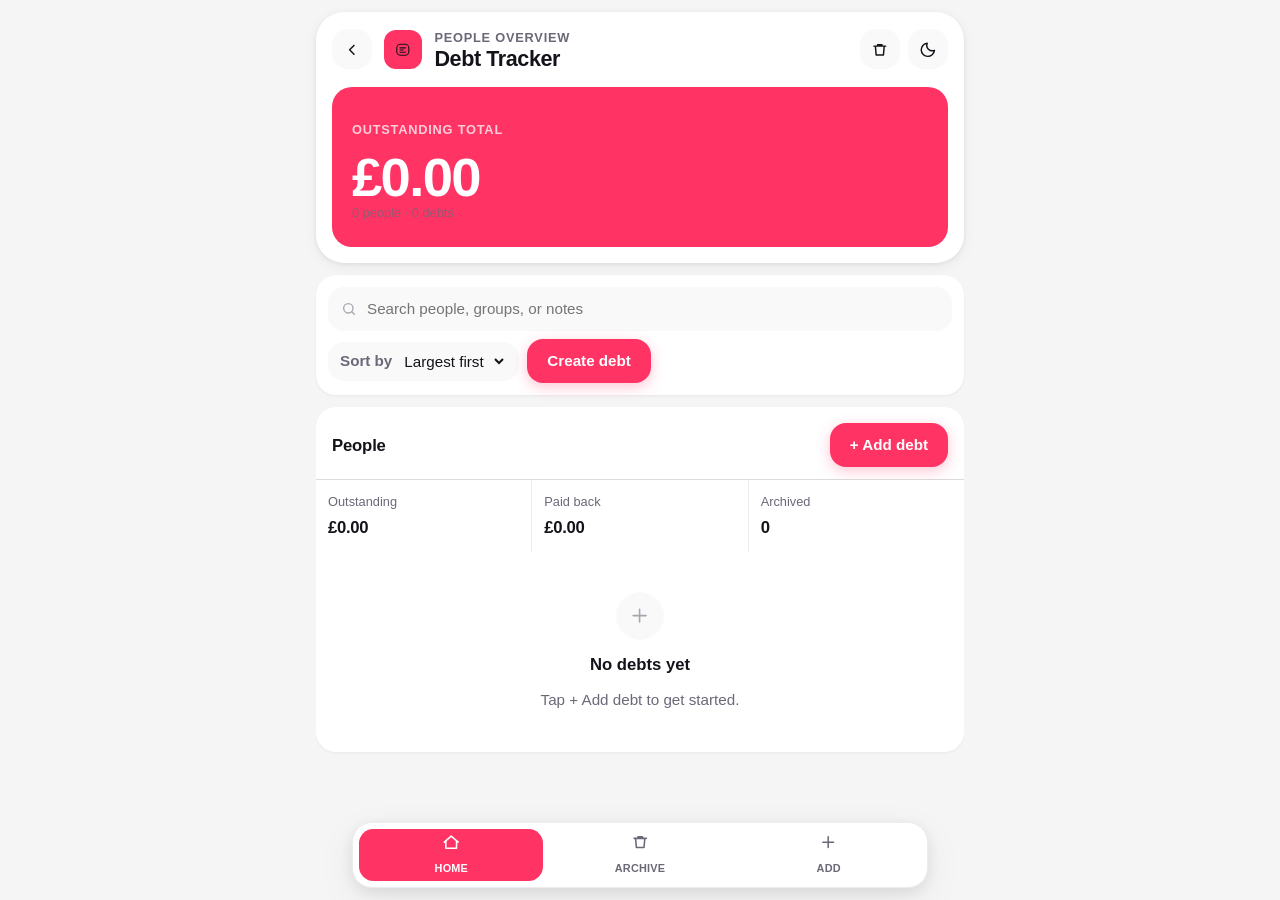
<file: index.html>
<!DOCTYPE html>
<html lang="en-GB">
<head>
  <meta charset="UTF-8">
  <meta name="viewport" content="width=device-width, initial-scale=1.0, viewport-fit=cover">
  <meta name="theme-color" content="#f7f6f2">
  <title>debt-tracker</title>
  <link rel="preconnect" href="https://api.fontshare.com">
  <link href="https://api.fontshare.com/v2/css?f[]=general-sans@400,500,600,700&f[]=cabinet-grotesk@500,700,800&display=swap" rel="stylesheet">
  <link rel="stylesheet" href="style.css">
</head>
<body>
  <a class="skip-link" href="#main">Skip to content</a>

  <div class="app-shell">
    <header class="topbar shell-card" aria-label="Application header">
      <div class="topbar-row">
        <button id="backBtn" class="icon-btn" type="button" aria-label="Go back" hidden>
          <svg viewBox="0 0 24 24" aria-hidden="true"><path d="M15 18 9 12l6-6"/></svg>
        </button>

        <div class="brand-wrap">
          <div class="brand-mark" aria-hidden="true">
            <svg viewBox="0 0 64 64" role="img" aria-label="Debt Tracker logo">
              <rect x="10" y="12" width="44" height="40" rx="14" stroke="currentColor" stroke-width="4" fill="none"/>
              <path d="M22 25h20M22 33h12M22 41h20" stroke="currentColor" stroke-width="4" stroke-linecap="round"/>
            </svg>
          </div>
          <div class="title-stack">
            <p class="eyebrow" id="routeEyebrow">People overview</p>
            <h1 class="page-title" id="routeTitle">Debt Tracker</h1>
          </div>
        </div>

        <div class="topbar-actions">
          <button id="archiveQuickBtn" class="icon-btn" type="button" aria-label="Open archive">
            <svg viewBox="0 0 24 24" aria-hidden="true"><path d="M4 7h16M6 7l1 12h10l1-12M9 7V5h6v2"/></svg>
          </button>
          <button id="themeToggle" class="icon-btn" type="button" aria-label="Switch colour theme">
            <svg class="theme-icon theme-icon-sun" viewBox="0 0 24 24" aria-hidden="true"><circle cx="12" cy="12" r="4"/><path d="M12 2v2M12 20v2M4.93 4.93l1.41 1.41M17.66 17.66l1.41 1.41M2 12h2M20 12h2M4.93 19.07l1.41-1.41M17.66 6.34l1.41-1.41"/></svg>
            <svg class="theme-icon theme-icon-moon" viewBox="0 0 24 24" aria-hidden="true"><path d="M21 12.79A9 9 0 1 1 11.21 3 7.5 7.5 0 0 0 21 12.79Z"/></svg>
          </button>
        </div>
      </div>

      <section class="hero-panel hero-grid shell-inner" aria-label="Summary panel">
        <div class="hero-copy">
          <p class="hero-label">Outstanding total</p>
          <p class="headline-amount" id="grandTotal">£0.00</p>
          <p class="hero-subtext muted copy-tight" id="heroSubtext">0 people, 0 active debts, 0 archived.</p>
        </div>
        <div class="hero-chips" id="heroChips" aria-label="Summary chips"></div>
      </section>
    </header>

    <section class="toolbar shell-card" aria-label="Search and sort">
      <label class="search-wrap shell-inner" for="globalSearch">
        <svg viewBox="0 0 24 24" aria-hidden="true"><circle cx="11" cy="11" r="7"/><path d="m20 20-3.5-3.5"/></svg>
        <span class="sr-only">Search debts and people</span>
        <input id="globalSearch" type="search" placeholder="Search people, groups, or notes" autocomplete="off">
      </label>
      <div class="toolbar-row">
        <label class="select-wrap shell-inner" for="sortSelect">
          <span>Sort by</span>
          <select id="sortSelect">
            <option value="largest">Largest first</option>
            <option value="smallest">Smallest first</option>
            <option value="name">Name</option>
            <option value="recent">Newest</option>
            <option value="oldest">Oldest</option>
          </select>
        </label>
        <button class="primary-btn" id="fabBtn" type="button">Create debt</button>
      </div>
    </section>

    <main id="main" class="main-content" tabindex="-1">
      <div id="viewRoot" class="view-root"></div>
    </main>

    <nav class="bottom-nav shell-card" aria-label="Primary navigation">
      <button class="bottom-nav-item" type="button" data-nav="#/dashboard">
        <svg viewBox="0 0 24 24" aria-hidden="true"><path d="M3 12 12 4l9 8"/><path d="M5 10v10h14V10"/></svg>
        <span>Home</span>
      </button>
      <button class="bottom-nav-item" type="button" data-nav="#/archive">
        <svg viewBox="0 0 24 24" aria-hidden="true"><path d="M4 7h16M6 7l1 12h10l1-12M9 7V5h6v2"/></svg>
        <span>Archive</span>
      </button>
      <button class="bottom-nav-item" id="addNavBtn" type="button" data-nav="#/add">
        <svg viewBox="0 0 24 24" aria-hidden="true"><path d="M12 5v14M5 12h14"/></svg>
        <span>Add</span>
      </button>
    </nav>
  </div>

  <div class="sheet-backdrop" id="sheetBackdrop" hidden>
    <section class="sheet" id="sheet" role="dialog" aria-modal="true" aria-labelledby="sheetTitle">
      <div class="sheet-handle" aria-hidden="true"></div>
      <div class="sheet-header">
        <div>
          <p class="eyebrow" id="sheetEyebrow">Create</p>
          <h2 id="sheetTitle">Add debt</h2>
        </div>
        <button class="icon-btn" id="sheetCloseBtn" type="button" aria-label="Close form">
          <svg viewBox="0 0 24 24" aria-hidden="true"><path d="m6 6 12 12M18 6 6 18"/></svg>
        </button>
      </div>
      <form id="debtForm" class="sheet-form">
        <input type="hidden" id="modeInput" value="create">
        <input type="hidden" id="personIdInput">
        <input type="hidden" id="groupPersonIdInput">
        <input type="hidden" id="debtIdInput">
        <div class="field-grid">
          <label class="field">
            <span>Person</span>
            <input id="personNameInput" type="text" maxlength="40" placeholder="e.g. Jamie" required>
          </label>
          <label class="field">
            <span>Avatar</span>
            <input id="avatarInput" type="text" maxlength="4" placeholder="🙂 or JD">
          </label>
        </div>
        <div class="field-grid">
          <label class="field">
            <span>Group</span>
            <input id="groupInput" type="text" maxlength="40" placeholder="e.g. Bills, Holiday, Tools" required>
          </label>
          <label class="field">
            <span>Amount (£)</span>
            <input id="amountInput" type="number" step="0.01" min="0.01" inputmode="decimal" required>
          </label>
        </div>
        <div class="field-grid">
          <label class="field">
            <span>Created</span>
            <input id="dateInput" type="date">
          </label>
          <div class="field field-static">
            <span>State</span>
            <div class="static-chip">Tracked immediately</div>
          </div>
        </div>
        <label class="field">
          <span>Notes</span>
          <textarea id="notesInput" maxlength="500" placeholder="Add context, references, or reminders"></textarea>
        </label>
        <div class="sheet-actions">
          <button type="button" class="ghost-btn" id="cancelSheetBtn">Cancel</button>
          <button type="submit" class="primary-btn">Save debt</button>
        </div>
      </form>
    </section>
  </div>

  <div class="sheet-backdrop" id="paymentBackdrop" hidden>
    <section class="sheet mini-sheet" id="paymentSheet" role="dialog" aria-modal="true" aria-labelledby="paymentTitle">
      <div class="sheet-handle" aria-hidden="true"></div>
      <div class="sheet-header">
        <div>
          <p class="eyebrow">Payment</p>
          <h2 id="paymentTitle">Add part payment</h2>
        </div>
        <button class="icon-btn" id="paymentCloseBtn" type="button" aria-label="Close payment form">
          <svg viewBox="0 0 24 24" aria-hidden="true"><path d="m6 6 12 12M18 6 6 18"/></svg>
        </button>
      </div>
      <form id="paymentForm" class="sheet-form">
        <input type="hidden" id="paymentDebtId">
        <label class="field">
          <span>Amount paid (£)</span>
          <input id="paymentAmountInput" type="number" step="0.01" min="0.01" inputmode="decimal" required>
        </label>
        <label class="field">
          <span>Date</span>
          <input id="paymentDateInput" type="date">
        </label>
        <div class="sheet-actions">
          <button type="button" class="ghost-btn" id="cancelPaymentBtn">Cancel</button>
          <button type="submit" class="primary-btn">Apply payment</button>
        </div>
      </form>
    </section>
  </div>

  <div id="toastRegion" class="toast-region" aria-live="polite" aria-atomic="true"></div>

  <div class="confirm-backdrop" id="confirmBackdrop" hidden>
    <section class="confirm-card shell-card" role="dialog" aria-modal="true" aria-labelledby="confirmTitle">
      <h2 id="confirmTitle">Confirm action</h2>
      <p id="confirmText" class="muted"></p>
      <div class="confirm-actions">
        <button class="ghost-btn" id="confirmCancelBtn" type="button">Cancel</button>
        <button class="danger-btn" id="confirmOkBtn" type="button">Continue</button>
      </div>
    </section>
  </div>

  <script src="app.js" defer></script>
</body>
</html>
</file>
<file: style.css>
/* Monzo-inspired: clean white surfaces, generous space, one coral accent, zero clutter */

:root,
[data-theme="light"] {
  --font-display: 'Cabinet Grotesk', 'Inter', sans-serif;
  --font-body: 'General Sans', 'Inter', sans-serif;

  --text-xs:   clamp(0.72rem,  0.68rem + 0.2vw,  0.8rem);
  --text-sm:   clamp(0.85rem,  0.8rem  + 0.2vw,  0.95rem);
  --text-base: clamp(0.95rem,  0.9rem  + 0.18vw, 1.05rem);
  --text-lg:   clamp(1.1rem,   1rem    + 0.5vw,  1.35rem);
  --text-xl:   clamp(1.4rem,   1.1rem  + 0.9vw,  1.9rem);
  --text-2xl:  clamp(2rem,     1.3rem  + 2.8vw,  3.4rem);

  --space-1: 0.25rem;  --space-2: 0.5rem;   --space-3: 0.75rem;
  --space-4: 1rem;     --space-5: 1.25rem;  --space-6: 1.5rem;
  --space-8: 2rem;     --space-10: 2.5rem;  --space-12: 3rem;

  --radius-sm: 0.375rem; --radius-md: 0.75rem;  --radius-lg: 1rem;
  --radius-xl: 1.25rem;  --radius-2xl: 1.75rem; --radius-full: 9999px;

  /* Monzo palette: white base, warm off-white surface, coral accent */
  --color-bg:             #f5f5f5;
  --color-surface:        #ffffff;
  --color-surface-2:      #f9f9f9;
  --color-surface-3:      #f0f0f0;
  --color-text:           #14131a;
  --color-text-muted:     #6b6878;
  --color-text-faint:     #a8a5b0;
  --color-primary:        #ff3464;    /* Monzo coral/hot-pink */
  --color-primary-hover:  #e02454;
  --color-primary-soft:   rgba(255, 52, 100, 0.08);
  --color-success:        #00a86b;
  --color-warning:        #f5a623;
  --color-danger:         #e0244a;
  --color-border:         rgba(20, 19, 26, 0.08);
  --color-border-strong:  rgba(20, 19, 26, 0.16);
  --color-text-inverse:   #ffffff;
  --backdrop:             rgba(10, 10, 18, 0.45);

  --shadow-xs: 0 1px 3px rgba(0,0,0,0.06);
  --shadow-sm: 0 1px 4px rgba(0,0,0,0.07), 0 4px 14px rgba(0,0,0,0.05);
  --shadow-md: 0 4px 16px rgba(0,0,0,0.09), 0 12px 40px rgba(0,0,0,0.06);
  --shadow-lg: 0 12px 40px rgba(0,0,0,0.13), 0 24px 64px rgba(0,0,0,0.08);
  --transition: 180ms cubic-bezier(0.16, 1, 0.3, 1);
  --tabular: tabular-nums lining-nums;
}

[data-theme="dark"] {
  --color-bg:             #0f0f12;
  --color-surface:        #1a1920;
  --color-surface-2:      #201f27;
  --color-surface-3:      #28272f;
  --color-text:           #eeedf2;
  --color-text-muted:     #9b99a8;
  --color-text-faint:     #5e5c6b;
  --color-primary:        #ff4d78;
  --color-primary-hover:  #ff6a8e;
  --color-primary-soft:   rgba(255, 77, 120, 0.12);
  --color-success:        #2ec990;
  --color-warning:        #f5b842;
  --color-danger:         #ff4d6a;
  --color-border:         rgba(255,255,255,0.08);
  --color-border-strong:  rgba(255,255,255,0.14);
  --color-text-inverse:   #0f0f12;
  --backdrop:             rgba(0,0,0,0.62);
  --shadow-sm: 0 1px 4px rgba(0,0,0,0.3), 0 4px 16px rgba(0,0,0,0.22);
  --shadow-md: 0 4px 20px rgba(0,0,0,0.32), 0 14px 44px rgba(0,0,0,0.24);
  --shadow-lg: 0 14px 44px rgba(0,0,0,0.44), 0 28px 72px rgba(0,0,0,0.3);
}

*, *::before, *::after { box-sizing: border-box; }
html { -webkit-text-size-adjust: 100%; text-size-adjust: 100%; }

body {
  margin: 0;
  min-height: 100dvh;
  font-family: var(--font-body);
  font-size: var(--text-base);
  line-height: 1.5;
  color: var(--color-text);
  background: var(--color-bg);
}

button, input, textarea, select { font: inherit; color: inherit; }
button { border: none; background: none; cursor: pointer; }
a { color: inherit; }
img, svg { display: block; max-width: 100%; }
textarea { resize: vertical; }
select { background: transparent; border: none; outline: none; }
input, textarea { border: none; outline: none; background: transparent; }

:focus-visible {
  outline: 2px solid var(--color-primary);
  outline-offset: 3px;
  border-radius: var(--radius-sm);
}

::selection { background: color-mix(in oklab, var(--color-primary) 20%, transparent); }

.sr-only {
  position: absolute; width: 1px; height: 1px; padding: 0;
  margin: -1px; overflow: hidden; clip: rect(0,0,0,0);
  white-space: nowrap; border: 0;
}

.skip-link {
  position: absolute; left: var(--space-4); top: -100px; z-index: 1000;
  padding: var(--space-3) var(--space-4); border-radius: var(--radius-full);
  background: var(--color-surface); box-shadow: var(--shadow-sm);
}
.skip-link:focus { top: var(--space-4); }

/* ─── App shell ─────────────────────────────────────── */
.app-shell {
  min-height: 100dvh;
  max-width: 680px;
  margin: 0 auto;
  padding: calc(env(safe-area-inset-top) + var(--space-3))
           var(--space-4)
           calc(env(safe-area-inset-bottom) + 5.5rem);
  display: flex;
  flex-direction: column;
  gap: var(--space-3);
}

/* ─── Top bar ────────────────────────────────────────── */
.topbar {
  background: var(--color-surface);
  border-radius: var(--radius-2xl);
  padding: var(--space-4);
  box-shadow: var(--shadow-sm);
  display: flex;
  flex-direction: column;
  gap: var(--space-4);
}

.topbar-row {
  display: flex;
  align-items: center;
  gap: var(--space-3);
}

.brand-wrap { display: flex; align-items: center; gap: var(--space-3); flex: 1; min-width: 0; }

.brand-mark {
  width: 2.4rem; height: 2.4rem;
  border-radius: 0.75rem;
  background: var(--color-primary);
  display: grid; place-items: center;
  flex-shrink: 0;
}
.brand-mark svg { width: 1.1rem; height: 1.1rem; stroke: #fff; stroke-width: 2.5; fill: none; stroke-linecap: round; stroke-linejoin: round; }

.title-stack { min-width: 0; }
.eyebrow {
  margin: 0;
  font-size: var(--text-xs);
  font-weight: 600;
  letter-spacing: 0.06em;
  text-transform: uppercase;
  color: var(--color-text-muted);
}
.page-title {
  margin: 0;
  font-family: var(--font-display);
  font-size: var(--text-lg);
  font-weight: 800;
  letter-spacing: -0.02em;
  line-height: 1.1;
  white-space: nowrap;
  overflow: hidden;
  text-overflow: ellipsis;
}

.topbar-actions { display: flex; gap: var(--space-2); margin-left: auto; }

/* Hero balance panel */
.hero-panel {
  background: var(--color-primary);
  border-radius: var(--radius-xl);
  padding: var(--space-5) var(--space-5) var(--space-4);
  color: #fff;
  display: flex;
  flex-direction: column;
  gap: var(--space-2);
}

.hero-label {
  font-size: var(--text-xs);
  font-weight: 600;
  letter-spacing: 0.06em;
  text-transform: uppercase;
  opacity: 0.75;
}

.headline-amount {
  margin: 0;
  font-family: var(--font-display);
  font-size: var(--text-2xl);
  font-weight: 800;
  line-height: 0.95;
  letter-spacing: -0.03em;
  font-variant-numeric: var(--tabular);
}

.hero-subtext {
  font-size: var(--text-xs);
  opacity: 0.7;
  margin: 0;
}

/* ─── Toolbar ────────────────────────────────────────── */
.toolbar {
  background: var(--color-surface);
  border-radius: var(--radius-xl);
  padding: var(--space-3);
  box-shadow: var(--shadow-xs);
  display: flex;
  flex-direction: column;
  gap: var(--space-2);
}

.toolbar-row {
  display: flex;
  align-items: center;
  gap: var(--space-2);
}

.search-wrap {
  display: flex;
  align-items: center;
  gap: var(--space-2);
  min-height: 2.8rem;
  padding-inline: var(--space-3);
  border-radius: var(--radius-lg);
  background: var(--color-surface-2);
  border: 1.5px solid transparent;
  transition: border-color var(--transition);
}
.search-wrap:focus-within { border-color: var(--color-primary); }
.search-wrap input { width: 100%; font-size: var(--text-sm); }
.search-wrap svg { width: 1rem; height: 1rem; stroke: var(--color-text-faint); stroke-width: 2; fill: none; stroke-linecap: round; stroke-linejoin: round; flex-shrink: 0; }

.select-wrap {
  display: flex;
  align-items: center;
  gap: var(--space-2);
  min-height: 2.4rem;
  padding-inline: var(--space-3);
  border-radius: var(--radius-lg);
  background: var(--color-surface-2);
  font-size: var(--text-sm);
}
.select-wrap span { color: var(--color-text-muted); font-weight: 600; white-space: nowrap; }

/* ─── Buttons ────────────────────────────────────────── */
.icon-btn {
  width: 2.5rem; height: 2.5rem;
  border-radius: var(--radius-lg);
  background: var(--color-surface-2);
  display: grid; place-items: center;
  transition: background var(--transition), transform var(--transition);
  flex-shrink: 0;
}
.icon-btn:hover { background: var(--color-surface-3); }
.icon-btn:active { transform: scale(0.92); }
.icon-btn svg { width: 1.1rem; height: 1.1rem; stroke: var(--color-text); stroke-width: 2; fill: none; stroke-linecap: round; stroke-linejoin: round; }

.theme-icon-sun { display: none; }
[data-theme="dark"] .theme-icon-sun { display: block; }
[data-theme="dark"] .theme-icon-moon { display: none; }

.primary-btn {
  min-height: 2.75rem;
  padding-inline: var(--space-5);
  border-radius: var(--radius-lg);
  background: var(--color-primary);
  color: #fff;
  font-size: var(--text-sm);
  font-weight: 700;
  display: inline-flex; align-items: center; justify-content: center;
  transition: background var(--transition), transform var(--transition);
  box-shadow: 0 4px 14px rgba(255,52,100,0.28);
}
.primary-btn:hover { background: var(--color-primary-hover); }
.primary-btn:active { transform: scale(0.96); }

.ghost-btn, .pill-btn {
  min-height: 2.75rem;
  padding-inline: var(--space-4);
  border-radius: var(--radius-lg);
  background: var(--color-surface-2);
  border: 1.5px solid var(--color-border);
  font-size: var(--text-sm);
  font-weight: 600;
  display: inline-flex; align-items: center; justify-content: center;
  transition: background var(--transition), transform var(--transition);
}
.ghost-btn:hover, .pill-btn:hover { background: var(--color-surface-3); }
.ghost-btn:active, .pill-btn:active { transform: scale(0.96); }

.danger-btn {
  min-height: 2.75rem;
  padding-inline: var(--space-4);
  border-radius: var(--radius-lg);
  background: color-mix(in oklab, var(--color-danger) 10%, transparent);
  color: var(--color-danger);
  border: 1.5px solid color-mix(in oklab, var(--color-danger) 20%, transparent);
  font-size: var(--text-sm);
  font-weight: 700;
  display: inline-flex; align-items: center; justify-content: center;
  transition: background var(--transition), transform var(--transition);
}
.danger-btn:hover { background: color-mix(in oklab, var(--color-danger) 16%, transparent); }
.danger-btn:active { transform: scale(0.96); }

/* ─── Main content ───────────────────────────────────── */
.main-content {
  flex: 1;
  min-height: 0;
  overflow: auto;
  overscroll-behavior: contain;
}

.view-root { display: flex; flex-direction: column; gap: var(--space-3); }

.screen {
  display: flex;
  flex-direction: column;
  gap: var(--space-3);
  animation: pageIn 260ms cubic-bezier(0.16, 1, 0.3, 1);
}

[data-transition="forward"] .screen { animation: pageInForward 260ms cubic-bezier(0.16, 1, 0.3, 1); }
[data-transition="back"]    .screen { animation: pageInBack    260ms cubic-bezier(0.16, 1, 0.3, 1); }

@keyframes pageIn        { from { opacity:0; transform: translateY(8px);   } to { opacity:1; transform:none; } }
@keyframes pageInForward { from { opacity:0; transform: translateX(22px);  } to { opacity:1; transform:none; } }
@keyframes pageInBack    { from { opacity:0; transform: translateX(-22px); } to { opacity:1; transform:none; } }

/* ─── Section cards ──────────────────────────────────── */
.section-card {
  background: var(--color-surface);
  border-radius: var(--radius-xl);
  box-shadow: var(--shadow-xs);
  overflow: hidden;
}

.section-head {
  display: flex;
  align-items: center;
  justify-content: space-between;
  gap: var(--space-3);
  padding: var(--space-4) var(--space-4) var(--space-3);
}

.section-title {
  margin: 0;
  font-family: var(--font-display);
  font-size: var(--text-base);
  font-weight: 700;
  letter-spacing: -0.01em;
}

/* ─── Person / group / debt list rows ───────────────── */
.people-list, .group-list, .debt-list, .archive-list { display: flex; flex-direction: column; }

.person-row, .group-row, .archive-row {
  display: flex;
  align-items: center;
  gap: var(--space-3);
  padding: var(--space-3) var(--space-4);
  cursor: pointer;
  transition: background var(--transition);
  border-top: 1px solid var(--color-border);
  position: relative;
  overflow: hidden;
}
.person-row:first-child, .group-row:first-child, .archive-row:first-child { border-top: none; }
.person-row:active, .group-row:active, .archive-row:active { background: var(--color-surface-2); }

/* touch feedback */
.person-row::after, .group-row::after {
  content: '';
  position: absolute; inset: 0;
  background: var(--color-primary);
  opacity: 0;
  transition: opacity 60ms;
}
.person-row:active::after, .group-row:active::after { opacity: 0.04; }

.row-left { display: flex; align-items: center; gap: var(--space-3); flex: 1; min-width: 0; }
.row-right { display: flex; flex-direction: column; align-items: flex-end; gap: 0.15rem; flex-shrink: 0; }

.person-name, .group-name, .debt-title {
  font-weight: 700;
  font-size: var(--text-base);
  line-height: 1.2;
}
.row-meta { font-size: var(--text-xs); color: var(--color-text-muted); }
.row-amount {
  font-family: var(--font-display);
  font-size: var(--text-base);
  font-weight: 800;
  color: var(--color-primary);
  font-variant-numeric: var(--tabular);
}
.row-chevron {
  width: 1rem; height: 1rem;
  stroke: var(--color-text-faint);
  stroke-width: 2.5; fill: none;
  stroke-linecap: round; stroke-linejoin: round;
  flex-shrink: 0;
}

/* ─── Avatar ─────────────────────────────────────────── */
.avatar {
  width: 2.75rem; height: 2.75rem;
  border-radius: 50%;
  background: var(--color-primary);
  color: #fff;
  display: grid; place-items: center;
  font-weight: 800;
  font-size: 0.85rem;
  flex-shrink: 0;
}
.avatar.emoji {
  background: var(--color-primary-soft);
  color: var(--color-primary);
  font-size: 1.3rem;
}

/* ─── Debt detail page ───────────────────────────────── */
.debt-detail-hero {
  padding: var(--space-5) var(--space-4) var(--space-4);
  display: flex;
  flex-direction: column;
  gap: var(--space-1);
}
.debt-detail-who { font-size: var(--text-xs); color: var(--color-text-muted); font-weight: 600; text-transform: uppercase; letter-spacing: 0.06em; }
.debt-detail-amount {
  font-family: var(--font-display);
  font-size: var(--text-2xl);
  font-weight: 800;
  letter-spacing: -0.03em;
  font-variant-numeric: var(--tabular);
}

.progress-wrap { padding: 0 var(--space-4) var(--space-4); display: flex; flex-direction: column; gap: var(--space-2); }
.progress-labels { display: flex; justify-content: space-between; font-size: var(--text-xs); color: var(--color-text-muted); }
.progress-track {
  height: 0.5rem;
  border-radius: var(--radius-full);
  background: var(--color-surface-3);
  overflow: hidden;
}
.progress-bar {
  height: 100%;
  border-radius: var(--radius-full);
  background: var(--color-primary);
  transition: width 400ms cubic-bezier(0.16, 1, 0.3, 1);
}

.action-row {
  display: grid;
  grid-template-columns: 1fr 1fr;
  gap: var(--space-2);
  padding: var(--space-3) var(--space-4) var(--space-4);
}

.notes-editor {
  width: 100%;
  min-height: 7rem;
  padding: var(--space-4);
  border: none;
  background: transparent;
  font-size: var(--text-sm);
  line-height: 1.6;
  color: var(--color-text);
}
.notes-editor:focus { outline: none; }
.notes-status { font-size: var(--text-xs); color: var(--color-text-faint); }

.payment-row {
  display: flex;
  align-items: center;
  justify-content: space-between;
  padding: var(--space-3) var(--space-4);
  border-top: 1px solid var(--color-border);
  gap: var(--space-3);
}
.payment-row:first-child { border-top: none; }
.payment-amount { font-weight: 700; font-variant-numeric: var(--tabular); }
.payment-date { font-size: var(--text-xs); color: var(--color-text-muted); }
.payment-badge {
  font-size: var(--text-xs);
  font-weight: 700;
  padding: 0.25rem 0.6rem;
  border-radius: var(--radius-full);
  background: color-mix(in oklab, var(--color-success) 12%, transparent);
  color: var(--color-success);
}

/* ─── KPI strip ──────────────────────────────────────── */
.kpi-strip {
  display: grid;
  grid-template-columns: repeat(3, 1fr);
  gap: 1px;
  background: var(--color-border);
  border-top: 1px solid var(--color-border);
}
.kpi-cell {
  background: var(--color-surface);
  padding: var(--space-3) var(--space-3);
  display: flex;
  flex-direction: column;
  gap: 0.2rem;
}
.kpi-label { font-size: var(--text-xs); color: var(--color-text-muted); }
.kpi-value {
  font-family: var(--font-display);
  font-size: var(--text-base);
  font-weight: 800;
  letter-spacing: -0.02em;
  font-variant-numeric: var(--tabular);
}

/* ─── Empty state ────────────────────────────────────── */
.empty-state {
  padding: var(--space-10) var(--space-5);
  text-align: center;
  display: flex;
  flex-direction: column;
  align-items: center;
  gap: var(--space-3);
}
.empty-icon {
  width: 3rem; height: 3rem;
  border-radius: 50%;
  background: var(--color-surface-2);
  display: grid; place-items: center;
}
.empty-icon svg { width: 1.2rem; height: 1.2rem; stroke: var(--color-text-faint); stroke-width: 2; fill: none; stroke-linecap: round; stroke-linejoin: round; }
.empty-state h3 { margin: 0; font-size: var(--text-base); font-weight: 700; }
.empty-state p { margin: 0; font-size: var(--text-sm); color: var(--color-text-muted); max-width: 26ch; }

/* ─── Swipe rows (debt cards) ────────────────────────── */
.swipe-item { position: relative; overflow: hidden; touch-action: pan-y; border-top: 1px solid var(--color-border); }
.swipe-item:first-child { border-top: none; }
.swipe-bg {
  position: absolute; inset: 0;
  display: flex; align-items: center;
  padding-inline: var(--space-5);
  font-size: var(--text-xs);
  font-weight: 700;
  opacity: 0;
  pointer-events: none;
  transition: opacity var(--transition);
}
.swipe-bg.right { justify-content: flex-start; background: var(--color-primary-soft); color: var(--color-primary); }
.swipe-bg.left  { justify-content: flex-end;   background: color-mix(in oklab, var(--color-success) 10%, transparent); color: var(--color-success); }
.swipe-card { position: relative; z-index: 1; transition: transform 220ms cubic-bezier(0.16,1,0.3,1); will-change: transform; }

/* debt row inside swipe */
.debt-row {
  display: flex;
  align-items: center;
  gap: var(--space-3);
  padding: var(--space-3) var(--space-4);
  cursor: pointer;
}
.debt-row-left { flex: 1; min-width: 0; display: flex; flex-direction: column; gap: 0.18rem; }
.debt-row-right { flex-shrink: 0; display: flex; flex-direction: column; align-items: flex-end; gap: 0.18rem; }
.debt-row-note { font-size: var(--text-xs); color: var(--color-text-muted); white-space: nowrap; overflow: hidden; text-overflow: ellipsis; max-width: 22ch; }

/* ─── Bottom nav ─────────────────────────────────────── */
.bottom-nav {
  position: fixed;
  left: 50%;
  bottom: calc(env(safe-area-inset-bottom) + 0.75rem);
  transform: translateX(-50%);
  width: min(calc(100% - 2rem), 36rem);
  background: var(--color-surface);
  border-radius: 1.25rem;
  box-shadow: var(--shadow-md);
  padding: 0.4rem;
  display: grid;
  grid-template-columns: repeat(3, 1fr);
  gap: 0.3rem;
  z-index: 15;
  border: 1px solid var(--color-border);
}

.bottom-nav-item {
  min-height: 3.2rem;
  border-radius: 0.9rem;
  display: grid;
  place-items: center;
  gap: 0.15rem;
  color: var(--color-text-muted);
  font-size: 0.68rem;
  font-weight: 700;
  letter-spacing: 0.02em;
  text-transform: uppercase;
  transition: color var(--transition), transform var(--transition);
}
.bottom-nav-item:active { transform: scale(0.9); }
.bottom-nav-item svg { width: 1.15rem; height: 1.15rem; stroke: currentColor; stroke-width: 2; fill: none; stroke-linecap: round; stroke-linejoin: round; }

.bottom-nav-item.is-active {
  background: var(--color-primary);
  color: #fff;
  animation: navPop 340ms cubic-bezier(0.16,1,0.3,1);
}
@keyframes navPop {
  0%   { transform: scale(1); }
  35%  { transform: scale(0.86); }
  65%  { transform: scale(1.06); }
  100% { transform: scale(1); }
}

/* ─── Sheet (bottom drawer) ──────────────────────────── */
.sheet-backdrop, .confirm-backdrop {
  position: fixed; inset: 0; z-index: 30;
  display: grid;
  padding: var(--space-3);
  background: var(--backdrop);
  opacity: 0;
  transition: opacity 220ms ease;
  pointer-events: none;
}
.sheet-backdrop[hidden], .confirm-backdrop[hidden] { display: none; }
.sheet-backdrop.is-visible, .confirm-backdrop.is-visible { opacity: 1; pointer-events: auto; }
.sheet-backdrop.is-hiding, .confirm-backdrop.is-hiding { opacity: 0; pointer-events: none; }
.sheet-backdrop { align-items: end; }
.confirm-backdrop { align-items: center; }

.sheet {
  width: min(100%, 640px);
  margin: 0 auto;
  background: var(--color-surface);
  border-radius: 1.5rem 1.5rem 1rem 1rem;
  box-shadow: var(--shadow-lg);
  transform: translateY(32px);
  opacity: 0;
  transition: transform 280ms cubic-bezier(0.16,1,0.3,1), opacity 180ms ease;
  max-height: 92dvh;
  overflow-y: auto;
  overscroll-behavior: contain;
}
.sheet.is-open { transform: none; opacity: 1; }
.mini-sheet { max-width: 28rem; }

.sheet-handle {
  width: 2.5rem; height: 0.3rem;
  margin: 0.75rem auto 0.5rem;
  border-radius: var(--radius-full);
  background: var(--color-border-strong);
  cursor: grab;
  position: relative;
}
.sheet-handle::before { content: ''; position: absolute; inset: -1.2rem -4rem; }
.sheet-handle:active { cursor: grabbing; }

.sheet-header {
  display: flex;
  align-items: flex-start;
  justify-content: space-between;
  gap: var(--space-3);
  padding: var(--space-2) var(--space-5) var(--space-4);
}
.sheet-header h2 {
  margin: 0;
  font-family: var(--font-display);
  font-size: var(--text-xl);
  font-weight: 800;
  letter-spacing: -0.02em;
}
.sheet-eyebrow {
  font-size: var(--text-xs);
  font-weight: 600;
  letter-spacing: 0.06em;
  text-transform: uppercase;
  color: var(--color-text-muted);
  margin: 0;
}

.sheet-form { display: flex; flex-direction: column; gap: var(--space-4); padding: 0 var(--space-4) var(--space-6); }

.field-grid { display: grid; grid-template-columns: 1fr 1fr; gap: var(--space-3); }
.field { display: flex; flex-direction: column; gap: var(--space-1); }
.field > span { font-size: var(--text-xs); font-weight: 700; color: var(--color-text-muted); text-transform: uppercase; letter-spacing: 0.05em; }
.field input, .field textarea, .field select {
  min-height: 3rem;
  padding-inline: var(--space-3);
  border-radius: var(--radius-lg);
  border: 1.5px solid var(--color-border);
  background: var(--color-surface-2);
  font-size: var(--text-sm);
  transition: border-color var(--transition), box-shadow var(--transition);
}
.field textarea { min-height: 6rem; padding: var(--space-3); }
.field input:focus, .field textarea:focus {
  border-color: var(--color-primary);
  box-shadow: 0 0 0 3px color-mix(in oklab, var(--color-primary) 12%, transparent);
  outline: none;
}
.field-static { align-content: end; }
.static-chip {
  min-height: 3rem; display: flex; align-items: center;
  padding-inline: var(--space-3);
  border-radius: var(--radius-lg);
  border: 1.5px solid var(--color-border);
  background: var(--color-surface-2);
  font-size: var(--text-xs);
  color: var(--color-text-muted);
  font-weight: 600;
}

.sheet-actions { display: grid; grid-template-columns: 1fr 1fr; gap: var(--space-3); padding-top: var(--space-2); }

/* ─── Confirm dialog ─────────────────────────────────── */
.confirm-card {
  width: min(100%, 22rem);
  margin: 0 auto;
  background: var(--color-surface);
  border-radius: var(--radius-xl);
  padding: var(--space-5);
  box-shadow: var(--shadow-lg);
  display: flex;
  flex-direction: column;
  gap: var(--space-4);
  animation: confirmIn 260ms cubic-bezier(0.16,1,0.3,1);
}
@keyframes confirmIn { from { opacity:0; transform:scale(0.9) translateY(6px); } to { opacity:1; transform:none; } }
.confirm-card h2 { margin:0; font-size: var(--text-lg); font-weight:800; letter-spacing:-0.02em; }
.confirm-card p { margin:0; font-size: var(--text-sm); color: var(--color-text-muted); }
.confirm-actions { display: grid; grid-template-columns: 1fr 1fr; gap: var(--space-2); }

/* ─── Toast ──────────────────────────────────────────── */
.toast-region {
  position: fixed;
  left: 50%;
  bottom: calc(env(safe-area-inset-bottom) + 5.5rem);
  transform: translateX(-50%);
  width: min(calc(100% - 2rem), 24rem);
  display: flex;
  flex-direction: column;
  gap: var(--space-2);
  z-index: 40;
  pointer-events: none;
}
.toast {
  padding: 0.85rem 1rem;
  border-radius: var(--radius-lg);
  background: var(--color-text);
  color: var(--color-bg);
  box-shadow: var(--shadow-md);
  display: flex;
  align-items: center;
  justify-content: space-between;
  gap: var(--space-3);
  font-size: var(--text-sm);
  font-weight: 500;
  animation: toastIn 220ms cubic-bezier(0.16,1,0.3,1);
  pointer-events: auto;
  will-change: transform, opacity;
  touch-action: pan-y;
}
.toast.toast-out { animation: toastOut 220ms cubic-bezier(0.4,0,1,1) forwards; }
.toast button { font-weight: 800; color: var(--color-primary); white-space: nowrap; }
[data-theme="dark"] .toast { background: var(--color-surface-3); color: var(--color-text); }

@keyframes toastIn  { from { opacity:0; transform:translateY(10px) scale(0.96); } to { opacity:1; transform:none; } }
@keyframes toastOut { from { opacity:1; transform:none; } to { opacity:0; transform:translateY(6px) scale(0.95); } }

/* ─── Stagger animation ──────────────────────────────── */
.stagger > * {
  opacity: 0;
  transform: translateY(6px);
  animation: staggerIn 280ms cubic-bezier(0.16,1,0.3,1) forwards;
}
.stagger > *:nth-child(1) { animation-delay: 0.02s; }
.stagger > *:nth-child(2) { animation-delay: 0.05s; }
.stagger > *:nth-child(3) { animation-delay: 0.08s; }
.stagger > *:nth-child(4) { animation-delay: 0.11s; }
.stagger > *:nth-child(5) { animation-delay: 0.14s; }
.stagger > *:nth-child(6) { animation-delay: 0.17s; }
.stagger > *:nth-child(7) { animation-delay: 0.20s; }
.stagger > *:nth-child(8) { animation-delay: 0.23s; }
@keyframes staggerIn { to { opacity:1; transform:none; } }

/* ─── Ripple ─────────────────────────────────────────── */
.ripple {
  position: absolute; border-radius: 999px;
  background: rgba(255,255,255,0.22);
  transform: scale(0);
  animation: ripple 500ms ease-out;
  pointer-events: none;
}
@keyframes ripple { to { transform:scale(8); opacity:0; } }

/* ─── Misc helpers ───────────────────────────────────── */
.muted { color: var(--color-text-muted); }
.hidden { display: none !important; }
.row-between { display: flex; align-items: center; justify-content: space-between; gap: var(--space-3); }
.inline-stack { display: flex; flex-direction: column; gap: 0.15rem; min-width: 0; }

/* ─── Responsive ─────────────────────────────────────── */
@media (min-width: 560px) {
  .field-grid { grid-template-columns: 1fr 1fr; }
  .sheet-actions { grid-template-columns: 1fr 1fr; }
}

@media (max-width: 480px) {
  .app-shell { padding-inline: var(--space-3); }
  .field-grid, .sheet-actions, .confirm-actions, .action-row { grid-template-columns: 1fr; }
}

@media (prefers-reduced-motion: reduce) {
  *, *::before, *::after {
    animation-duration: 0.01ms !important;
    animation-iteration-count: 1 !important;
    transition-duration: 0.01ms !important;
  }
}
</file>
